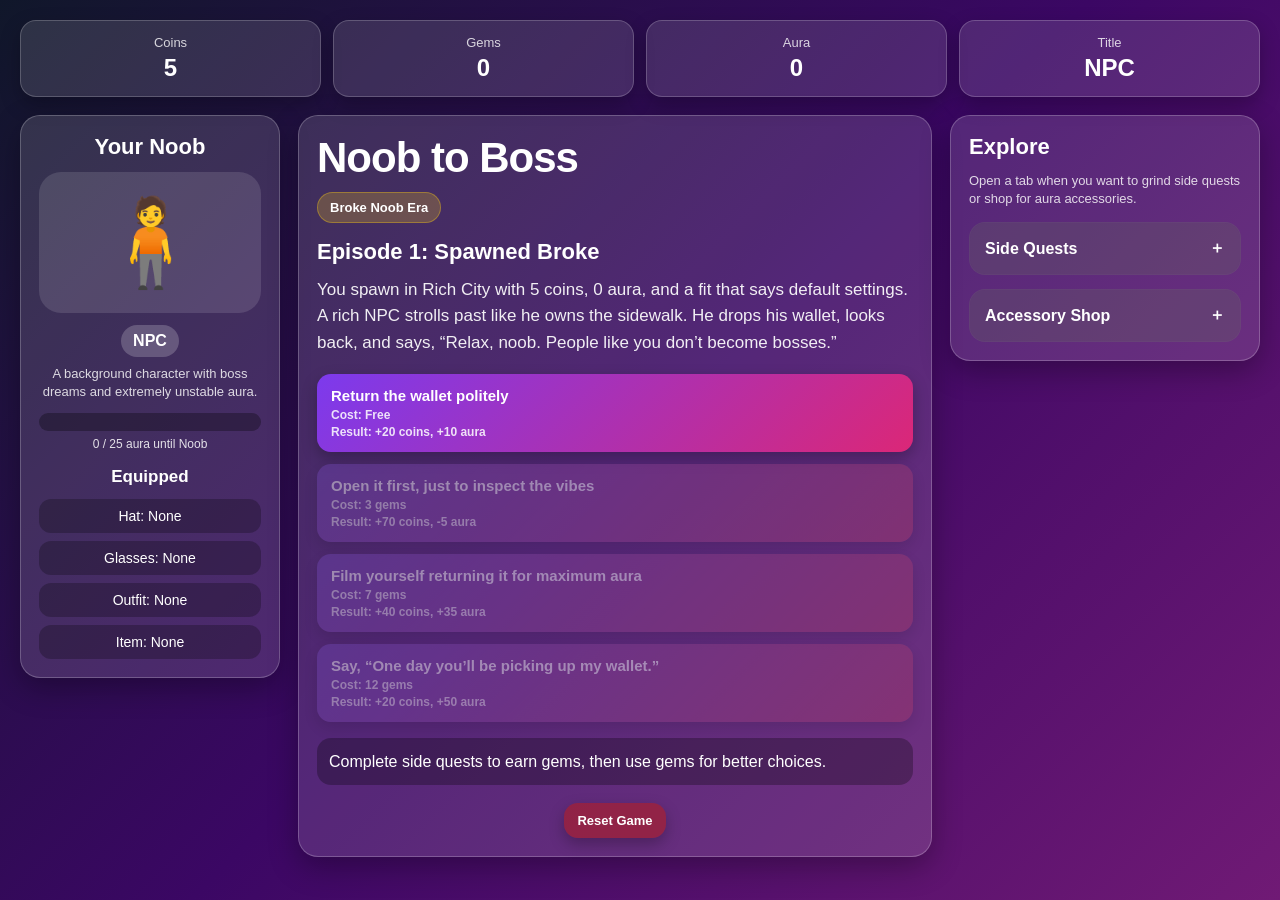
<file: noob-to-boss/index.html>
<!DOCTYPE html>
<html lang="en">
<head>
  <meta charset="UTF-8" />
  <meta name="viewport" content="width=device-width, initial-scale=1.0" />
  <title>Noob to Boss</title>
  <link rel="stylesheet" href="styles.css" />
</head>
<body>
  <div class="game">
    <div class="top-bar">
      <div class="stat-card">
        <div class="stat-label">Coins</div>
        <div class="stat-value" id="coins">0</div>
      </div>
      <div class="stat-card">
        <div class="stat-label">Gems</div>
        <div class="stat-value" id="gems">0</div>
      </div>
      <div class="stat-card">
        <div class="stat-label">Aura</div>
        <div class="stat-value" id="aura">0</div>
      </div>
      <div class="stat-card">
        <div class="stat-label">Title</div>
        <div class="stat-value" id="title">NPC</div>
      </div>
    </div>

    <div class="layout">
      <aside class="panel npc-box">
        <h2>Your Noob</h2>
        <div class="npc-avatar" id="npcAvatar">🧍</div>
        <div class="title-pill" id="npcTitle">NPC</div>
        <p class="small-text">
          A background character with boss dreams and extremely unstable aura.
        </p>

        <div class="progress-wrap">
          <div class="progress-fill" id="auraProgress"></div>
        </div>
        <div class="progress-label" id="auraProgressLabel">0 / 25 aura until Noob</div>

        <h3>Equipped</h3>
        <div class="equipped-list" id="equippedList"></div>
      </aside>

      <main class="panel main-panel">
        <h1 class="game-title">Noob to Boss</h1>

        <div class="season-pill" id="seasonPill">Broke Noob Era</div>

        <h2 class="episode-title" id="episodeTitle">Episode 1: Spawned Broke</h2>
        <p class="episode-text" id="episodeText"></p>

        <div class="choices" id="choices"></div>

        <div class="message" id="message">
          Complete side quests to earn gems, then use gems for better choices.
        </div>

        <div class="footer-actions">
          <button class="reset-btn danger" onclick="resetGame()">Reset Game</button>
        </div>
      </main>

      <aside class="panel explore-panel">
        <h2>Explore</h2>
        <p class="small-text">
          Open a tab when you want to grind side quests or shop for aura accessories.
        </p>

        <div class="accordion-section">
          <button class="accordion-header" onclick="toggleAccordion('questsContent')">
            <span>Side Quests</span>
            <span id="questsContentIcon">＋</span>
          </button>

          <div class="accordion-content" id="questsContent">
            <p class="small-text">Tiny games pretending to be life-changing work experience.</p>

            <div class="quest-list">
              <button class="quest-btn" onclick="startTapGame()">
                <strong>🐶 Pet the Billionaire’s Dog</strong>
                <span>Tap 50 times. Reward: coins, gems, aura.</span>
              </button>

              <button class="quest-btn" onclick="startGridGame()">
                <strong>🧼 Clean the Mansion</strong>
                <span>Clean 10 messy squares. Reward: coins, gems, aura.</span>
              </button>

              <button class="quest-btn" onclick="startMemoryGame()">
                <strong>🔐 Remember the Investor Code</strong>
                <span>Memorize a number. Reward: coins and gems.</span>
              </button>

              <button class="quest-btn" onclick="startSandwichGame()">
                <strong>🥪 Make a VIP Sandwich</strong>
                <span>Press the right ingredients in order. Reward: coins, gems.</span>
              </button>

              <button class="quest-btn" onclick="startCouchGame()">
                <strong>🛋️ Find Money Under the Couch</strong>
                <span>Follow the arrows. Reward: coins and maybe gems.</span>
              </button>

              <button class="quest-btn" onclick="startSmileGame()">
                <strong>🙂 Fake Smile at Networking</strong>
                <span>Smile at the right time. Reward: aura and gems.</span>
              </button>

              <button class="quest-btn" onclick="startMopGame()">
                <strong>🧽 Mop the Mall Floor</strong>
                <span>Click dirty spots before they win. Reward: coins, aura.</span>
              </button>

              <button class="quest-btn" onclick="startPrinterGame()">
                <strong>🖨️ Fix the Broken Printer</strong>
                <span>Press the office buttons in order. Reward: coins, gems, aura.</span>
              </button>
            </div>
          </div>
        </div>

        <div class="accordion-section">
          <button class="accordion-header" onclick="toggleAccordion('shopContent')">
            <span>Accessory Shop</span>
            <span id="shopContentIcon">＋</span>
          </button>

          <div class="accordion-content" id="shopContent">
            <p class="small-text">Buy accessories with coins, then equip them to gain more aura.</p>
            <div class="shop-list" id="shopList"></div>
          </div>
        </div>
      </aside>
    </div>
  </div>

  <div class="modal" id="miniModal">
    <div class="modal-content">
      <h2 id="miniTitle">Mini Game</h2>
      <p class="small-text" id="miniInstructions"></p>
      <div class="mini-area" id="miniArea"></div>
      <div class="mini-row">
        <button class="mini-btn close-btn" onclick="closeMiniGame()">Close</button>
      </div>
    </div>
  </div>

  <script>
    const auraTitles = [
      { aura: 0, title: "NPC" },
      { aura: 25, title: "Noob" },
      { aura: 75, title: "Underground Character" },
      { aura: 100, title: "Sidekick" },
      { aura: 150, title: "Local Legend" },
      { aura: 300, title: "Main Character" },
      { aura: 500, title: "VIP" },
      { aura: 2000, title: "CEO" },
      { aura: 3500, title: "Billionaire" },
      { aura: 5000, title: "Final Boss" }
    ];

    const episodes = [
      {
        season: "Broke Noob Era",
        title: "Episode 1: Spawned Broke",
        text: "You spawn in Rich City with 5 coins, 0 aura, and a fit that says default settings. A rich NPC strolls past like he owns the sidewalk. He drops his wallet, looks back, and says, “Relax, noob. People like you don’t become bosses.”",
        choices: [
          { text: "Return the wallet politely", cost: 0, rewardText: "+20 coins, +10 aura", effect: { coins: 20, aura: 10 }, message: "He barely thanks you. Humbling." },
          { text: "Open it first, just to inspect the vibes", cost: 3, rewardText: "+70 coins, -5 aura", effect: { coins: 70, aura: -5 }, message: "You found money and lost dignity. Balanced economy." },
          { text: "Film yourself returning it for maximum aura", cost: 7, rewardText: "+40 coins, +35 aura", effect: { coins: 40, aura: 35 }, message: "Fake humble. Real aura." },
          { text: "Say, “One day you’ll be picking up my wallet.”", cost: 12, rewardText: "+20 coins, +50 aura", effect: { coins: 20, aura: 50 }, message: "Everyone laughs. The foreshadowing is foreshadowing." }
        ]
      },
      {
        season: "Broke Noob Era",
        title: "Episode 2: Campus Merch Crisis",
        text: "You find a campus merch table. The hoodie costs more than your entire net worth. The cashier asks if you are paying with coins or vibes.",
        choices: [
          { text: "Buy the cheapest sticker and pretend it’s exclusive", cost: 0, rewardText: "-5 coins, +8 aura", effect: { coins: -5, aura: 8 }, message: "The sticker is tiny. Your confidence is huge." },
          { text: "Negotiate like you watched one business podcast", cost: 4, rewardText: "+25 coins, +20 aura", effect: { coins: 25, aura: 20 }, message: "The cashier is confused, but impressed." },
          { text: "Start reselling campus merch as limited drops", cost: 9, rewardText: "+90 coins, +25 aura", effect: { coins: 90, aura: 25 }, message: "You have discovered capitalism and it discovered you back." },
          { text: "Declare yourself CEO of school spirit", cost: 16, rewardText: "+140 coins, +45 aura", effect: { coins: 140, aura: 45 }, message: "No one voted for you. That did not stop you." }
        ]
      },
      {
        season: "Broke Noob Era",
        title: "Episode 3: First Job Disaster",
        text: "You get hired at Burger Block. Your manager says, “Please just be normal.” This is already a problem.",
        choices: [
          { text: "Work your shift normally", cost: 0, rewardText: "+35 coins, +5 aura", effect: { coins: 35, aura: 5 }, message: "You survived one shift without becoming a public incident." },
          { text: "Sell fries as luxury potato sticks", cost: 5, rewardText: "+90 coins, +15 aura", effect: { coins: 90, aura: 15 }, message: "Rich NPCs love paying extra for the same fries in a smaller cup." },
          { text: "Make a sandwich so good it becomes office lore", cost: 10, rewardText: "+130 coins, +25 aura", effect: { coins: 130, aura: 25 }, message: "The sandwich had plot relevance." },
          { text: "Try to buy the restaurant from your manager", cost: 25, rewardText: "+200 coins, +50 aura", effect: { coins: 200, aura: 50 }, message: "You cannot afford it, but your delusion has inspired investors." }
        ]
      },
      {
        season: "Broke Noob Era",
        title: "Episode 4: The ASU Frat Leader Appears",
        text: "A guy in sunglasses indoors blocks your path. His shirt says CEO Mindset. His Venmo history says Dad. His name tag simply says: ASU Frat Leader.",
        choices: [
          { text: "Ask if his dad is hiring", cost: 0, rewardText: "+30 coins, -5 aura", effect: { coins: 30, aura: -5 }, message: "He says maybe. Your aura crawls into a bush." },
          { text: "Copy his confidence but make it weirder", cost: 6, rewardText: "+60 coins, +25 aura", effect: { coins: 60, aura: 25 }, message: "He is unsettled. You are evolving." },
          { text: "Challenge him to a networking duel", cost: 12, rewardText: "+100 coins, +40 aura", effect: { coins: 100, aura: 40 }, message: "You both say nothing useful. Somehow you win." },
          { text: "Tell him his aura is rented", cost: 20, rewardText: "+160 coins, +60 aura", effect: { coins: 160, aura: 60 }, message: "The crowd gasps. His sunglasses fog up." }
        ]
      },
      {
        season: "Broke Noob Era",
        title: "Episode 5: Mansion Invite",
        text: "A VIP invites you to a mansion party, but the guard says your aura is giving guest of a guest of a guest.",
        choices: [
          { text: "Wait outside and act mysterious", cost: 0, rewardText: "+10 aura", effect: { aura: 10 }, message: "People assume you are important because you are standing silently." },
          { text: "Bribe the guard with confidence", cost: 8, rewardText: "+80 coins, +25 aura", effect: { coins: 80, aura: 25 }, message: "The guard does not understand what happened, but you are inside now." },
          { text: "Pretend you own the driveway", cost: 14, rewardText: "+150 coins, +35 aura", effect: { coins: 150, aura: 35 }, message: "A billionaire asks for your business card. You do not have one." },
          { text: "Give a fake TED Talk by the pool", cost: 30, rewardText: "+300 coins, +100 aura", effect: { coins: 300, aura: 100 }, message: "Your speech had no point, but the lighting was incredible." }
        ]
      },
      {
        season: "Glow-Up Era",
        title: "Episode 6: The Outfit Upgrade",
        text: "You finally have money, which means you are now legally required to dress like you have a meeting and a breakdown in the same afternoon.",
        choices: [
          { text: "Buy business casual and call it growth", cost: 4, rewardText: "+30 aura", effect: { aura: 30 }, message: "The blazer is stiff, but so is your new personality." },
          { text: "Buy fake designer and walk fast", cost: 10, rewardText: "+120 coins, +45 aura", effect: { coins: 120, aura: 45 }, message: "If you move quickly, no one can inspect the logo." },
          { text: "Wear sunglasses indoors with purpose", cost: 18, rewardText: "+180 coins, +70 aura", effect: { coins: 180, aura: 70 }, message: "Nobody knows why you did this. That is power." },
          { text: "Hire a mirror to hype you up", cost: 28, rewardText: "+300 coins, +120 aura", effect: { coins: 300, aura: 120 }, message: "The mirror says slay. You believe it." }
        ]
      },
      {
        season: "Glow-Up Era",
        title: "Episode 7: The VIP Brunch Scam",
        text: "A billionaire invites you to brunch and then makes everyone split the bill. The omelet costs more than your childhood.",
        choices: [
          { text: "Pay and pretend it did not hurt", cost: 3, rewardText: "-40 coins, +20 aura", effect: { coins: -40, aura: 20 }, message: "Financially painful. Socially necessary." },
          { text: "Order water and call it intermittent fasting", cost: 7, rewardText: "+40 coins, +35 aura", effect: { coins: 40, aura: 35 }, message: "Minimal spending. Maximum delusion." },
          { text: "Pitch your startup between pancakes", cost: 15, rewardText: "+200 coins, +60 aura", effect: { coins: 200, aura: 60 }, message: "The startup does not exist, but the pitch deck does." },
          { text: "Make the billionaire pay by saying it is mentorship", cost: 25, rewardText: "+350 coins, +100 aura", effect: { coins: 350, aura: 100 }, message: "He respects the hustle. Unfortunately." }
        ]
      },
      {
        season: "Glow-Up Era",
        title: "Episode 8: Fake Friend Appears",
        text: "Someone who ignored you at 0 aura suddenly says, “We should totally collab.” Their smile has loading-screen energy.",
        choices: [
          { text: "Say yes and learn nothing", cost: 0, rewardText: "+20 coins, -10 aura", effect: { coins: 20, aura: -10 }, message: "You got used for exposure. Exposure paid nothing." },
          { text: "Smile politely and keep walking", cost: 5, rewardText: "+50 coins, +25 aura", effect: { coins: 50, aura: 25 }, message: "Boundaries unlocked." },
          { text: "Make them sign a friendship NDA", cost: 12, rewardText: "+120 coins, +50 aura", effect: { coins: 120, aura: 50 }, message: "They cannot legally be fake now." },
          { text: "Turn the fake friendship into a brand deal", cost: 22, rewardText: "+350 coins, +80 aura", effect: { coins: 350, aura: 80 }, message: "Toxic? Maybe. Monetized? Absolutely." }
        ]
      },
      {
        season: "Glow-Up Era",
        title: "Episode 9: The Rival Copies Your Fit",
        text: "ASU Frat Leader shows up wearing your exact outfit and says, “Great minds.” The crowd looks between you two like this is a court case.",
        choices: [
          { text: "Pretend you do not notice", cost: 0, rewardText: "-10 aura", effect: { aura: -10 }, message: "Silence was not mysterious this time. It was just sad." },
          { text: "Say you wore it better yesterday", cost: 6, rewardText: "+70 coins, +35 aura", effect: { coins: 70, aura: 35 }, message: "Clean hit. The crowd respects timestamps." },
          { text: "Call him your unpaid intern", cost: 14, rewardText: "+160 coins, +65 aura", effect: { coins: 160, aura: 65 }, message: "He starts explaining that he is actually a founder." },
          { text: "Rebrand copying as franchising", cost: 26, rewardText: "+450 coins, +100 aura", effect: { coins: 450, aura: 100 }, message: "You accidentally invented licensing." }
        ]
      },
      {
        season: "Glow-Up Era",
        title: "Episode 10: Aura Battle",
        text: "ASU Frat Leader challenges you in front of a crowd. You can play it safe, but playing it safe in front of a crowd is aura damage.",
        choices: [
          { text: "Decline in front of everyone", cost: 0, rewardText: "-10 aura", effect: { aura: -10 }, message: "The crowd says oof in perfect harmony." },
          { text: "Compliment his fit sarcastically", cost: 8, rewardText: "+40 aura", effect: { aura: 40 }, message: "He says thanks before realizing the insult." },
          { text: "Challenge him publicly", cost: 18, rewardText: "50% chance: +150 aura or -80 aura", special: "chance50", success: { aura: 150 }, fail: { aura: -80 }, successMessage: "You win the aura battle. His chain looks dimmer.", failMessage: "You fumbled in 4K. The sidewalk remembers." },
          { text: "Risk everything for +2 title levels", cost: 35, rewardText: "25% chance: +2 aura levels. 75% chance: lose half your aura.", special: "riskTwoLevels", successMessage: "ABSOLUTE CINEMA. You gained two aura levels.", failMessage: "Catastrophic aura crash. The crowd turned into witnesses." }
        ]
      },
      {
        season: "Office Boss Era",
        title: "Episode 11: First Day at the Office",
        text: "You enter an office where everyone says circle back but nobody moves. Your badge says intern, but your walk says hostile takeover.",
        choices: [
          { text: "Ask where the printer is", cost: 0, rewardText: "+25 coins, +5 aura", effect: { coins: 25, aura: 5 }, message: "The office respects practical questions." },
          { text: "Say “let’s sync” with no context", cost: 8, rewardText: "+120 coins, +35 aura", effect: { coins: 120, aura: 35 }, message: "People nod. Nobody knows why." },
          { text: "Add yourself to a meeting you were not invited to", cost: 16, rewardText: "+250 coins, +65 aura", effect: { coins: 250, aura: 65 }, message: "Bold. Confusing. Corporate." },
          { text: "Introduce yourself as future leadership", cost: 28, rewardText: "+500 coins, +120 aura", effect: { coins: 500, aura: 120 }, message: "HR opens a file. Investors open their wallets." }
        ]
      },
      {
        season: "Office Boss Era",
        title: "Episode 12: The Printer Betrayal",
        text: "The printer jams during your most important moment. It smells fear and unpaid internships.",
        choices: [
          { text: "Press random buttons", cost: 0, rewardText: "+20 coins, -5 aura", effect: { coins: 20, aura: -5 }, message: "The printer gets stronger." },
          { text: "Restart it and whisper please", cost: 6, rewardText: "+90 coins, +25 aura", effect: { coins: 90, aura: 25 }, message: "A respectful workplace miracle." },
          { text: "Declare war on office equipment", cost: 14, rewardText: "+200 coins, +45 aura", effect: { coins: 200, aura: 45 }, message: "The copier surrenders immediately." },
          { text: "Outsource printing to your future assistant", cost: 24, rewardText: "+400 coins, +90 aura", effect: { coins: 400, aura: 90 }, message: "You do not have an assistant. Yet." }
        ]
      },
      {
        season: "Office Boss Era",
        title: "Episode 13: Your Employee Wants a Raise",
        text: "You accidentally became someone’s boss. They ask for a raise. This is the first time leadership has had consequences.",
        choices: [
          { text: "Say you will circle back", cost: 0, rewardText: "+30 coins, -10 aura", effect: { coins: 30, aura: -10 }, message: "You have become corporate fog." },
          { text: "Give them a tiny raise and a big title", cost: 8, rewardText: "+80 aura", effect: { aura: 80 }, message: "They are now Senior Executive Vibes Associate." },
          { text: "Offer stock options in a company that barely exists", cost: 18, rewardText: "+350 coins, +70 aura", effect: { coins: 350, aura: 70 }, message: "They ask what the stock is worth. You say potential." },
          { text: "Actually pay them fairly", cost: 30, rewardText: "-200 coins, +180 aura", effect: { coins: -200, aura: 180 }, message: "Shocking ethical behavior. Massive aura gain." }
        ]
      },
      {
        season: "Office Boss Era",
        title: "Episode 14: The Investor Asks What You Do",
        text: "An investor corners you and asks what your company actually does. You have three seconds and one LinkedIn buzzword.",
        choices: [
          { text: "Say “solutions” and hope that is enough", cost: 0, rewardText: "+50 coins, -5 aura", effect: { coins: 50, aura: -5 }, message: "It was not enough, but it was familiar." },
          { text: "Say AI-powered even though it is a sandwich app", cost: 10, rewardText: "+250 coins, +60 aura", effect: { coins: 250, aura: 60 }, message: "The investor’s eyes light up. Too easy." },
          { text: "Pitch a platform for platforms", cost: 20, rewardText: "+500 coins, +100 aura", effect: { coins: 500, aura: 100 }, message: "Meaningless. Fundable." },
          { text: "Admit you are still figuring it out", cost: 35, rewardText: "+700 coins, +160 aura", effect: { coins: 700, aura: 160 }, message: "Authenticity? In this economy? Revolutionary." }
        ]
      },
      {
        season: "Office Boss Era",
        title: "Episode 15: LinkedIn Premium Moment",
        text: "LinkedIn offers you Premium. It feels less like a subscription and more like a personality change.",
        choices: [
          { text: "Ignore it and stay mysterious", cost: 0, rewardText: "+20 aura", effect: { aura: 20 }, message: "Sometimes not posting is the strongest post." },
          { text: "Accept the free trial and become unbearable", cost: 8, rewardText: "+200 coins, +55 aura", effect: { coins: 200, aura: 55 }, message: "You start saying humbled under posts about yourself." },
          { text: "Post a fake founder journey", cost: 18, rewardText: "+500 coins, +110 aura", effect: { coins: 500, aura: 110 }, message: "It begins with 'I was once just a noob...'" },
          { text: "Network so hard the app sends a warning", cost: 32, rewardText: "+900 coins, +180 aura", effect: { coins: 900, aura: 180 }, message: "The algorithm fears you." }
        ]
      },
      {
        season: "Rich Menace Era",
        title: "Episode 16: The Rented Sports Car Incident",
        text: "You rent a sports car for one hour and immediately call it yours. Unfortunately, the real owner also exists.",
        choices: [
          { text: "Say it is a test drive", cost: 0, rewardText: "+80 coins, -20 aura", effect: { coins: 80, aura: -20 }, message: "Nobody believes you. Not even the car." },
          { text: "Pose fast before anyone asks questions", cost: 10, rewardText: "+350 coins, +70 aura", effect: { coins: 350, aura: 70 }, message: "The photos hit. The truth does not." },
          { text: "Convince the owner it is exposure", cost: 22, rewardText: "+700 coins, +140 aura", effect: { coins: 700, aura: 140 }, message: "The owner hates that it worked." },
          { text: "Buy a cheaper car and call it rare", cost: 40, rewardText: "+1100 coins, +220 aura", effect: { coins: 1100, aura: 220 }, message: "Scarcity is just confidence with a price tag." }
        ]
      },
      {
        season: "Rich Menace Era",
        title: "Episode 17: Accidental Billboard Purchase",
        text: "You click one suspicious ad and accidentally buy a billboard that says TRUST ME BRO in giant letters.",
        choices: [
          { text: "Panic and pretend it was marketing", cost: 0, rewardText: "-100 coins, +25 aura", effect: { coins: -100, aura: 25 }, message: "The campaign has no product, but strong font." },
          { text: "Put your face on it", cost: 12, rewardText: "+500 coins, +90 aura", effect: { coins: 500, aura: 90 }, message: "People are concerned. Also curious." },
          { text: "Sell ad space to ASU Frat Leader", cost: 24, rewardText: "+1000 coins, +140 aura", effect: { coins: 1000, aura: 140 }, message: "He pays in crypto and vibes. Mostly vibes." },
          { text: "Turn it into a motivational brand", cost: 42, rewardText: "+1600 coins, +260 aura", effect: { coins: 1600, aura: 260 }, message: "Trust Me Bro becomes a movement. Society is cooked." }
        ]
      },
      {
        season: "Rich Menace Era",
        title: "Episode 18: Avoiding Taxes Poorly",
        text: "A tax form appears. You stare at it like it is a final boss with punctuation.",
        choices: [
          { text: "Hide it under a couch cushion", cost: 0, rewardText: "-50 coins, -20 aura", effect: { coins: -50, aura: -20 }, message: "The IRS has better eyesight than expected." },
          { text: "Ask a tax lawyer what a deduction is", cost: 14, rewardText: "-120 coins, +120 aura", effect: { coins: -120, aura: 120 }, message: "Professional help. Rare mature moment." },
          { text: "Call your private jet a business pencil", cost: 28, rewardText: "+800 coins, +120 aura", effect: { coins: 800, aura: 120 }, message: "The accountant goes silent. Not good silent." },
          { text: "Create a charity called Save the Noobs", cost: 50, rewardText: "+1500 coins, +300 aura", effect: { coins: 1500, aura: 300 }, message: "It is suspiciously effective and mildly wholesome." }
        ]
      },
      {
        season: "Rich Menace Era",
        title: "Episode 19: The Mysterious CEO Deal",
        text: "A mysterious CEO offers you a deal in a room with no windows and too many leather chairs.",
        choices: [
          { text: "Say you need to think and then do not think", cost: 0, rewardText: "+90 coins, +10 aura", effect: { coins: 90, aura: 10 }, message: "Avoidance has entered the chat." },
          { text: "Ask what the company actually does", cost: 16, rewardText: "+500 coins, +100 aura", effect: { coins: 500, aura: 100 }, message: "He dodges the question. You respect the form." },
          { text: "Counteroffer with nonsense numbers", cost: 32, rewardText: "+1300 coins, +220 aura", effect: { coins: 1300, aura: 220 }, message: "He accepts. That should worry you." },
          { text: "Buy him out using pure confidence", cost: 60, rewardText: "+2500 coins, +400 aura", effect: { coins: 2500, aura: 400 }, message: "The lawyers are crying. You are legally taller now." }
        ]
      },
      {
        season: "Rich Menace Era",
        title: "Episode 20: Buying an Island You Cannot Spell",
        text: "You buy a private island because someone said diversification. You cannot pronounce the island’s name. You own it anyway.",
        choices: [
          { text: "Call it Noob Island", cost: 0, rewardText: "+120 aura", effect: { aura: 120 }, message: "Simple. Iconic. Slightly colonial-coded, but we move." },
          { text: "Build an infinity pool before plumbing", cost: 20, rewardText: "+900 coins, +180 aura", effect: { coins: 900, aura: 180 }, message: "The pool has more aura than infrastructure." },
          { text: "Hire a bodyguard to protect your snacks", cost: 40, rewardText: "+1800 coins, +320 aura", effect: { coins: 1800, aura: 320 }, message: "Security has priorities." },
          { text: "Invite every noob except ASU Frat Leader", cost: 70, rewardText: "+3000 coins, +500 aura", effect: { coins: 3000, aura: 500 }, message: "He watches from a yacht rental. Devastating." }
        ]
      },
      {
        season: "Famous Final Boss Era",
        title: "Episode 21: Paparazzi Panic",
        text: "You are famous now. Paparazzi appear from behind a decorative plant. One asks if you remember being broke.",
        choices: [
          { text: "Say no comment and walk into a door", cost: 0, rewardText: "-25 aura", effect: { aura: -25 }, message: "The door wins the interview." },
          { text: "Use sunglasses as emotional armor", cost: 18, rewardText: "+600 coins, +140 aura", effect: { coins: 600, aura: 140 }, message: "Nobody can see your fear. Luxury." },
          { text: "Stage a dramatic slow-motion exit", cost: 36, rewardText: "+1400 coins, +260 aura", effect: { coins: 1400, aura: 260 }, message: "The wind machine was unnecessary. Perfect." },
          { text: "Hire paparazzi to photograph your paparazzi", cost: 65, rewardText: "+2800 coins, +450 aura", effect: { coins: 2800, aura: 450 }, message: "Media recursion unlocked." }
        ]
      },
      {
        season: "Famous Final Boss Era",
        title: "Episode 22: Crazy Fan Encounter",
        text: "A fan runs up screaming your old username. You forgot your humble era had witnesses.",
        choices: [
          { text: "Pretend your assistant handles memories", cost: 0, rewardText: "+100 coins, -15 aura", effect: { coins: 100, aura: -15 }, message: "Your assistant is a calendar app." },
          { text: "Take a selfie and look approachable", cost: 16, rewardText: "+700 coins, +120 aura", effect: { coins: 700, aura: 120 }, message: "Relatable, but in a controlled way." },
          { text: "Give them a scholarship to Noob Island", cost: 38, rewardText: "-500 coins, +400 aura", effect: { coins: -500, aura: 400 }, message: "Unexpectedly wholesome. The crowd short-circuits." },
          { text: "Turn the fan encounter into a documentary", cost: 70, rewardText: "+3200 coins, +500 aura", effect: { coins: 3200, aura: 500 }, message: "It wins an award no one can explain." }
        ]
      },
      {
        season: "Famous Final Boss Era",
        title: "Episode 23: Public Apology Video",
        text: "You are trending for calling your island a productivity ecosystem. Your team says you need an apology video immediately.",
        choices: [
          { text: "Post a notes-app apology", cost: 0, rewardText: "-100 aura", effect: { aura: -100 }, message: "The font was not enough." },
          { text: "Sigh deeply before speaking", cost: 20, rewardText: "+500 coins, +150 aura", effect: { coins: 500, aura: 150 }, message: "The sigh carried the apology." },
          { text: "Cry one tasteful billionaire tear", cost: 45, rewardText: "+1800 coins, +350 aura", effect: { coins: 1800, aura: 350 }, message: "The tear had production value." },
          { text: "Announce a rebrand instead of apologizing", cost: 85, rewardText: "+4500 coins, +650 aura", effect: { coins: 4500, aura: 650 }, message: "Crisis? No. Brand refresh." }
        ]
      },
      {
        season: "Famous Final Boss Era",
        title: "Episode 24: Final Boss Choice",
        text: "You stand above Rich City. ASU Frat Leader asks if you are happy. You look at your coins, gems, aura, and suspiciously empty soul.",
        choices: [
          { text: "Say happiness is not scalable", cost: 0, rewardText: "+100 aura", effect: { aura: 100 }, message: "That sounded deep enough to sell." },
          { text: "Give every noob a starter wallet", cost: 35, rewardText: "-1000 coins, +700 aura", effect: { coins: -1000, aura: 700 }, message: "For one second, you almost break the cycle." },
          { text: "Buy the sidewalk where you spawned", cost: 75, rewardText: "+2500 coins, +600 aura", effect: { coins: 2500, aura: 600 }, message: "You now own trauma real estate." },
          { text: "Declare yourself the final boss", cost: 100, rewardText: "+5000 coins, +1000 aura", effect: { coins: 5000, aura: 1000 }, message: "The skybox flickers. The game understands." }
        ]
      },
      {
        season: "Famous Final Boss Era",
        title: "Episode 25: The Wallet Loop",
        text: "You step out of your private car in Rich City. The street looks familiar. Too familiar. A broke NPC bumps into you, holding 5 coins and absolutely no aura. Your golden wallet slips from your pocket and lands at their feet. For a second, you see yourself.",
        choices: [
          { text: "Say, “Relax, noob. People like you don’t become bosses.”", cost: 0, rewardText: "Game Over", effect: {}, final: true, message: "Game Over: You became what you hated most." },
          { text: "Pick up the wallet yourself, but still say it", cost: 0, rewardText: "Game Over", effect: {}, final: true, message: "Game Over: The wallet was never the problem. The aura was." },
          { text: "Let them keep it and walk away", cost: 0, rewardText: "Game Over", effect: { aura: 250 }, final: true, message: "Game Over: You almost changed. Almost." },
          { text: "Drop a second wallet for dramatic effect", cost: 0, rewardText: "Game Over", effect: { aura: 500 }, final: true, message: "Game Over: Final Boss behavior. NPC soul." }
        ]
      }
    ];

    const accessories = [
      { id: "lanyard", name: "🎫 Student ID Lanyard", category: "item", price: 20, auraBoost: 2, description: "Early-game campus credibility." },
      { id: "tote", name: "🛍️ Free Orientation Tote", category: "item", price: 35, auraBoost: 4, description: "Contains one pen and unlimited false hope." },
      { id: "slides", name: "🩴 Dining Hall Slides", category: "outfit", price: 50, auraBoost: 5, description: "Comfortable. Not respectable." },
      { id: "cap", name: "🧢 Campus Cap", category: "hat", price: 70, auraBoost: 7, description: "Makes you look involved." },
      { id: "hoodie", name: "🎓 Campus Hoodie", category: "outfit", price: 120, auraBoost: 12, description: "The official uniform of pretending you have plans." },

      { id: "sunglasses", name: "🕶️ Tiny Sunglasses", category: "glasses", price: 180, auraBoost: 18, description: "Instant unnecessary confidence." },
      { id: "vipBand", name: "🎟️ VIP Wristband", category: "item", price: 260, auraBoost: 25, description: "May or may not be from last year." },
      { id: "blueLight", name: "🤓 Blue Light Glasses", category: "glasses", price: 350, auraBoost: 35, description: "Productivity cosplay." },
      { id: "fakeWatch", name: "⌚ I Know a Guy Watch", category: "item", price: 550, auraBoost: 50, description: "The second hand ticks nervously." },
      { id: "designer", name: "🧥 Fake Designer Fit", category: "outfit", price: 750, auraBoost: 70, description: "Legally distinct luxury." },

      { id: "linkedin", name: "💼 LinkedIn Premium Badge", category: "item", price: 1000, auraBoost: 90, description: "Humbled to announce unbearable posting." },
      { id: "blazer", name: "🧥 Business Casual Blazer", category: "outfit", price: 1300, auraBoost: 115, description: "Adds meeting-room posture." },
      { id: "conference", name: "🏷️ Conference Lanyard", category: "item", price: 1700, auraBoost: 140, description: "Proof you once stood near a panel." },
      { id: "mug", name: "☕ Circle Back Mug", category: "item", price: 2200, auraBoost: 175, description: "Contains coffee and vague promises." },
      { id: "investorGlasses", name: "👓 Investor Glasses", category: "glasses", price: 2800, auraBoost: 210, description: "You look like you understand charts." },

      { id: "fakeRolex", name: "⌚ Fake Rolex", category: "item", price: 3600, auraBoost: 260, description: "Shines brightest in bad lighting." },
      { id: "rolex", name: "💎 Real-ish Rolex", category: "item", price: 5000, auraBoost: 350, description: "Real enough for people not to ask." },
      { id: "chanel", name: "👜 Chanel Bag", category: "item", price: 7000, auraBoost: 480, description: "Carries lip gloss and generational pressure." },
      { id: "birkin", name: "👜 Birkin of Doom", category: "item", price: 9500, auraBoost: 650, description: "The bag has more aura than most cities." },
      { id: "suit", name: "🤵 Billionaire Suit", category: "outfit", price: 12000, auraBoost: 800, description: "Makes every hallway feel like an acquisition." },

      { id: "bodyguard", name: "🛡️ Bodyguard", category: "hat", price: 16000, auraBoost: 1000, description: "Technically not a hat, but he stands behind you." },
      { id: "sportsCarKey", name: "🏎️ Sports Car Key", category: "item", price: 22000, auraBoost: 1300, description: "You do not need to own the car if the key is loud enough." },
      { id: "pool", name: "🏊 Infinity Pool", category: "glasses", price: 30000, auraBoost: 1700, description: "Not wearable. Still equipped emotionally." },
      { id: "jet", name: "✈️ Private Jet Boarding Pass", category: "item", price: 42000, auraBoost: 2200, description: "The final form of cutting the line." },
      { id: "island", name: "🏝️ Private Island", category: "outfit", price: 60000, auraBoost: 3000, description: "You are now dressed as land ownership." }
    ];

    let game = {
      coins: 5,
      gems: 0,
      baseAura: 0,
      episodeIndex: 0,
      complete: false,
      owned: [],
      equipped: {
        hat: null,
        glasses: null,
        outfit: null,
        item: null
      }
    };

    let tapTimer = null;
    let smileTimer = null;

    function saveGame() {
      localStorage.setItem("noobToBossSaveV2", JSON.stringify(game));
    }

    function loadGame() {
      const saved = localStorage.getItem("noobToBossSaveV2");
      if (saved) game = JSON.parse(saved);
      render();
    }

    function getEquippedAura() {
      let total = 0;
      Object.values(game.equipped).forEach(id => {
        const item = accessories.find(a => a.id === id);
        if (item) total += item.auraBoost;
      });
      return total;
    }

    function getChoiceCost(choice) {
      if (game.episodeIndex === 0) {
        return choice.cost;
      }

      if (choice.final) {
       return choice.cost;
      }

      let minimumCost = 1;

      if (game.episodeIndex >= 5) minimumCost = 2;   // Glow-Up Era
      if (game.episodeIndex >= 10) minimumCost = 4;  // Office Boss Era
      if (game.episodeIndex >= 15) minimumCost = 7;  // Rich Menace Era
      if (game.episodeIndex >= 20) minimumCost = 10; // Famous Final Boss Era

      return Math.max(minimumCost, choice.cost);
    }

    function getTotalAura() {
      return Math.max(0, game.baseAura + getEquippedAura());
    }

    function getCurrentTitle() {
      const totalAura = getTotalAura();
      let current = auraTitles[0];
      auraTitles.forEach(t => {
        if (totalAura >= t.aura) current = t;
      });
      return current.title;
    }

    function getNextTitle() {
      return auraTitles.find(t => t.aura > getTotalAura()) || null;
    }

    function addStats(effect) {
      game.coins += effect.coins || 0;
      game.gems += effect.gems || 0;
      game.baseAura += effect.aura || 0;

      if (game.coins < 0) game.coins = 0;
      if (game.gems < 0) game.gems = 0;
      if (game.baseAura < 0) game.baseAura = 0;

      saveGame();
      render();
    }

    function render() {
      const totalAura = getTotalAura();
      const currentTitle = getCurrentTitle();
      const nextTitle = getNextTitle();

      document.getElementById("coins").textContent = game.coins;
      document.getElementById("gems").textContent = game.gems;
      document.getElementById("aura").textContent = totalAura;
      document.getElementById("title").textContent = currentTitle;
      document.getElementById("npcTitle").textContent = currentTitle;

      if (nextTitle) {
        const previous = [...auraTitles].reverse().find(t => totalAura >= t.aura);
        const start = previous ? previous.aura : 0;
        const progress = ((totalAura - start) / (nextTitle.aura - start)) * 100;
        document.getElementById("auraProgress").style.width = `${Math.min(progress, 100)}%`;
        document.getElementById("auraProgressLabel").textContent =
          `${totalAura} / ${nextTitle.aura} aura until ${nextTitle.title}`;
      } else {
        document.getElementById("auraProgress").style.width = "100%";
        document.getElementById("auraProgressLabel").textContent = `${totalAura} aura — maximum title reached`;
      }

      renderAvatar();
      renderEpisode();
      renderEquipped();
      renderShop();
    }

    function renderAvatar() {
      const totalAura = getTotalAura();
      let avatar = "🧍";
      if (totalAura >= 5000) avatar = "👑";
      else if (totalAura >= 3500) avatar = "🤑";
      else if (totalAura >= 2000) avatar = "🤵";
      else if (totalAura >= 500) avatar = "😎";
      else if (totalAura >= 300) avatar = "✨";
      else if (totalAura >= 150) avatar = "🌟";
      else if (totalAura >= 100) avatar = "🧑‍🤝‍🧑";
      else if (totalAura >= 75) avatar = "🕴️";
      else if (totalAura >= 25) avatar = "🙂";
      document.getElementById("npcAvatar").textContent = avatar;
    }

    function renderEpisode() {
      const choicesBox = document.getElementById("choices");
      choicesBox.innerHTML = "";

      if (game.complete) {
        document.getElementById("seasonPill").textContent = "Game Over";
        document.getElementById("episodeTitle").textContent = "Game Over: You Became What You Hated Most";
        document.getElementById("episodeText").textContent =
          "Final Title: Boss. Real Title: Still NPC.";
        choicesBox.innerHTML = `<div class="end-card">Reset the game to try the journey again.</div>`;
        return;
      }

      const episode = episodes[game.episodeIndex];
      document.getElementById("seasonPill").textContent = episode.season;
      document.getElementById("episodeTitle").textContent = episode.title;
      document.getElementById("episodeText").textContent = episode.text;

      episode.choices.forEach(choice => {
        const button = document.createElement("button");
        const actualCost = getChoiceCost(choice);

        button.className = "choice-btn";
        button.disabled = game.gems < actualCost;

        button.innerHTML = `
          <div class="choice-main">${choice.text}</div>
          <div class="choice-cost">Cost: ${actualCost === 0 ? "Free" : actualCost + " gems"}</div>
          <div class="choice-reward">Result: ${choice.rewardText}</div>
        `;

        button.onclick = () => chooseOption(choice);
        choicesBox.appendChild(button);
      });
    }

    function chooseOption(choice) {
      const actualCost = getChoiceCost(choice);

      if (game.gems < actualCost) {
        setMessage("Not enough gems. Go grind side quests.");
        return;
      }

  game.gems -= actualCost;

      if (choice.special === "chance50") {
        if (Math.random() < 0.5) {
          addRawStats(choice.success);
          setMessage(choice.successMessage);
        } else {
          addRawStats(choice.fail);
          setMessage(choice.failMessage);
        }
      } else if (choice.special === "riskTwoLevels") {
        if (Math.random() < 0.25) {
          jumpTwoAuraLevels();
          setMessage(choice.successMessage);
        } else {
          game.baseAura = Math.floor(game.baseAura / 2);
          setMessage(choice.failMessage);
        }
      } else {
        addRawStats(choice.effect || {});
        setMessage(choice.message);
      }

      if (choice.final) {
        game.complete = true;
      } else {
        game.episodeIndex++;
        if (game.episodeIndex >= episodes.length) game.complete = true;
      }

      saveGame();
      render();
    }

    function addRawStats(effect) {
      game.coins += effect.coins || 0;
      game.gems += effect.gems || 0;
      game.baseAura += effect.aura || 0;
      if (game.coins < 0) game.coins = 0;
      if (game.gems < 0) game.gems = 0;
      if (game.baseAura < 0) game.baseAura = 0;
    }

    function jumpTwoAuraLevels() {
      const totalAura = getTotalAura();
      const currentIndex = auraTitles.findLastIndex(t => totalAura >= t.aura);
      const targetIndex = Math.min(currentIndex + 2, auraTitles.length - 1);
      const targetAura = auraTitles[targetIndex].aura;
      const neededBaseAura = targetAura - getEquippedAura();
      if (game.baseAura < neededBaseAura) game.baseAura = neededBaseAura;
    }

    function renderEquipped() {
      const box = document.getElementById("equippedList");
      box.innerHTML = "";
      ["hat", "glasses", "outfit", "item"].forEach(category => {
        const item = accessories.find(a => a.id === game.equipped[category]);
        const div = document.createElement("div");
        div.className = "equipped-item";
        div.textContent = item
          ? `${capitalize(category)}: ${item.name} (+${item.auraBoost} aura)`
          : `${capitalize(category)}: None`;
        box.appendChild(div);
      });
    }

    function renderShop() {
      const shop = document.getElementById("shopList");
      shop.innerHTML = "";

      accessories.forEach(item => {
        const owned = game.owned.includes(item.id);
        const equipped = game.equipped[item.category] === item.id;

        const card = document.createElement("div");
        card.className = "shop-card";
        card.innerHTML = `
          <div class="shop-card-top">
            <span>${item.name}</span>
            <span>+${item.auraBoost}</span>
          </div>
          <p>${item.description}</p>
          <p><strong>${capitalize(item.category)}</strong> | ${item.price} coins</p>
          <div class="shop-actions">
            <button class="shop-btn" ${owned || game.coins < item.price ? "disabled" : ""}>${owned ? "Owned" : "Buy"}</button>
            <button class="shop-btn" ${!owned || equipped ? "disabled" : ""}>${equipped ? "Equipped" : "Equip"}</button>
          </div>
        `;

        const buttons = card.querySelectorAll("button");
        buttons[0].onclick = () => buyItem(item.id);
        buttons[1].onclick = () => equipItem(item.id);
        shop.appendChild(card);
      });
    }

    function buyItem(id) {
      const item = accessories.find(a => a.id === id);
      if (!item || game.coins < item.price || game.owned.includes(id)) return;
      game.coins -= item.price;
      game.owned.push(id);
      setMessage(`Bought ${item.name}. Equip it for aura.`);
      saveGame();
      render();
    }

    function equipItem(id) {
      const item = accessories.find(a => a.id === id);
      if (!item || !game.owned.includes(id)) return;
      game.equipped[item.category] = id;
      setMessage(`Equipped ${item.name}. Aura inflation begins.`);
      saveGame();
      render();
    }

    function toggleAccordion(contentId) {
      const content = document.getElementById(contentId);
      const icon = document.getElementById(contentId + "Icon");
      content.classList.toggle("open");
      icon.textContent = content.classList.contains("open") ? "－" : "＋";
    }

    function openMiniGame(title, instructions) {
      clearInterval(tapTimer);
      clearInterval(smileTimer);
      document.getElementById("miniTitle").textContent = title;
      document.getElementById("miniInstructions").textContent = instructions;
      document.getElementById("miniArea").innerHTML = "";
      document.getElementById("miniModal").classList.add("show");
    }

    function closeMiniGame() {
      clearInterval(tapTimer);
      clearInterval(smileTimer);
      document.getElementById("miniModal").classList.remove("show");
    }

    function miniSuccess(message, reward) {
      addStats(reward);
      document.getElementById("miniArea").innerHTML = `
        <h3>Success!</h3>
        <p>${message}</p>
        <p class="reward-text"><strong>Reward:</strong> ${formatReward(reward)}</p>
      `;
      setMessage(message + " Reward: " + formatReward(reward));
    }

    function miniFail(message, reward) {
      addStats(reward);
      document.getElementById("miniArea").innerHTML = `
        <h3>Failed, but employed spiritually.</h3>
        <p>${message}</p>
        <p class="reward-text"><strong>Consolation:</strong> ${formatReward(reward)}</p>
      `;
      setMessage(message + " Reward: " + formatReward(reward));
    }

    function startTapGame() {
      let tapCount = 0;
      let timeLeft = 30;

      openMiniGame("🐶 Pet the Billionaire’s Dog", "Tap 50 times before the timer ends. This is somehow networking.");

      const area = document.getElementById("miniArea");
      area.innerHTML = `
        <p><strong>Time:</strong> <span id="tapTime">30</span>s</p>
        <p><strong>Taps:</strong> <span id="tapCount">0</span>/50</p>
        <button class="tap-button" id="tapButton">TAP</button>
      `;

      document.getElementById("tapButton").onclick = () => {
        tapCount++;
        document.getElementById("tapCount").textContent = tapCount;
        if (tapCount >= 50) {
          clearInterval(tapTimer);
          miniSuccess("The dog accepts you as rich-adjacent.", { coins: 35, gems: 3, aura: 15 });
        }
      };

      tapTimer = setInterval(() => {
        timeLeft--;
        document.getElementById("tapTime").textContent = timeLeft;
        if (timeLeft <= 0) {
          clearInterval(tapTimer);
          if (tapCount >= 50) miniSuccess("The dog accepts you as rich-adjacent.", { coins: 35, gems: 3, aura: 15 });
          else miniFail("The dog judged your work ethic.", { coins: 10 });
        }
      }, 1000);
    }

    function startGridGame() {
      openMiniGame("🧼 Clean the Mansion", "Click all 10 messy squares. Luxury property management arc.");
      makeClickSquaresGame(10, "messLeft", { coins: 45, gems: 3, aura: 12 }, "The mansion is clean. The rich people are suspiciously impressed.");
    }

    function startMopGame() {
      openMiniGame("🧽 Mop the Mall Floor", "Click 12 dirty spots. Mall aura is still aura.");
      makeClickSquaresGame(12, "messLeft", { coins: 65, gems: 2, aura: 18 }, "The mall floor sparkles. So does your broke-era character development.");
    }

    function makeClickSquaresGame(count, counterId, reward, successMessage) {
      const area = document.getElementById("miniArea");
      let left = count;
      area.innerHTML = `
        <p><strong>Dirty spots left:</strong> <span id="${counterId}">${count}</span></p>
        <div class="grid-game" id="gridGame"></div>
      `;

      const grid = document.getElementById("gridGame");
      for (let i = 0; i < count; i++) {
        const square = document.createElement("button");
        square.className = "square";
        square.textContent = "🟫";
        square.onclick = () => {
          if (square.classList.contains("clean")) return;
          square.classList.add("clean");
          square.textContent = "✨";
          left--;
          document.getElementById(counterId).textContent = left;
          if (left === 0) miniSuccess(successMessage, reward);
        };
        grid.appendChild(square);
      }
    }

    function startMemoryGame() {
      const code = Math.floor(1000 + Math.random() * 9000).toString();
      openMiniGame("🔐 Remember the Investor Code", "Memorize the code before it disappears.");

      const area = document.getElementById("miniArea");
      area.innerHTML = `<p>Memorize this code:</p><div class="memory-number">${code}</div>`;

      setTimeout(() => {
        area.innerHTML = `
          <p>Type the code:</p>
          <input class="input" id="memoryInput" maxlength="4" placeholder="Enter code" />
          <div class="mini-row">
            <button class="mini-btn" id="submitMemory">Submit Code</button>
          </div>
        `;
        document.getElementById("memoryInput").focus();
        document.getElementById("submitMemory").onclick = () => {
          const guess = document.getElementById("memoryInput").value;
          if (guess === code) miniSuccess("Correct. The investor thinks you are detail-oriented.", { coins: 55, gems: 5, aura: 8 });
          else miniFail(`Wrong code. It was ${code}.`, { coins: 8 });
        };
      }, 3000);
    }

    function startSandwichGame() {
      const ingredients = ["bread", "cheese", "tomato", "lettuce", "turkey"];
      const order = ["bread", ingredients[Math.floor(Math.random() * 4) + 1], ingredients[Math.floor(Math.random() * 4) + 1], "bread"];
      let step = 0;

      openMiniGame("🥪 Make a VIP Sandwich", "Click the ingredients in the correct order.");
      const area = document.getElementById("miniArea");
      area.innerHTML = `
        <p><strong>Order:</strong> ${order.join(" → ")}</p>
        <p><strong>Progress:</strong> <span id="sandwichProgress">0</span>/${order.length}</p>
        <div class="option-grid" id="ingredientGrid"></div>
      `;

      const grid = document.getElementById("ingredientGrid");
      ingredients.forEach(ingredient => {
        const btn = document.createElement("button");
        btn.className = "mini-choice";
        btn.textContent = ingredient;
        btn.onclick = () => {
          if (ingredient === order[step]) {
            step++;
            document.getElementById("sandwichProgress").textContent = step;
            if (step === order.length) miniSuccess("Sandwich complete. Gordon Ramsay has been real quiet.", { coins: 70, gems: 4, aura: 10 });
          } else {
            miniFail("Wrong ingredient. The VIP tasted confusion.", { coins: 12 });
          }
        };
        grid.appendChild(btn);
      });
    }

    function startCouchGame() {
      const arrows = ["left", "right", "up", "down"];
      const symbols = { left: "⬅️", right: "➡️", up: "⬆️", down: "⬇️" };
      const sequence = Array.from({ length: 5 }, () => arrows[Math.floor(Math.random() * arrows.length)]);
      let step = 0;

      openMiniGame("🛋️ Find Money Under the Couch", "Press the arrows in the right order.");
      const area = document.getElementById("miniArea");
      area.innerHTML = `
        <p><strong>Sequence:</strong> ${sequence.map(a => symbols[a]).join(" ")}</p>
        <p><strong>Progress:</strong> <span id="couchProgress">0</span>/${sequence.length}</p>
        <div class="option-grid" id="arrowGrid"></div>
      `;

      const grid = document.getElementById("arrowGrid");
      arrows.forEach(arrow => {
        const btn = document.createElement("button");
        btn.className = "mini-choice";
        btn.textContent = symbols[arrow];
        btn.onclick = () => {
          if (arrow === sequence[step]) {
            step++;
            document.getElementById("couchProgress").textContent = step;
            if (step === sequence.length) miniSuccess("You found couch money. Poverty speedrun interrupted.", { coins: 85, gems: 2, aura: 5 });
          } else {
            miniFail("Wrong direction. You found crumbs and emotional damage.", { coins: 10 });
          }
        };
        grid.appendChild(btn);
      });
    }

    function startSmileGame() {
      const good = ["🙂", "😎"];
      const bad = ["😐", "😡", "🤨"];
      let score = 0;
      let mistakes = 0;
      let current = "🙂";

      openMiniGame("🙂 Fake Smile at Networking", "Click Smile only when the face is friendly. Do not smile at bad vibes.");
      const area = document.getElementById("miniArea");
      area.innerHTML = `
        <div class="big-emoji" id="smileEmoji">🙂</div>
        <p><strong>Good smiles:</strong> <span id="smileScore">0</span>/5</p>
        <p><strong>Mistakes:</strong> <span id="smileMistakes">0</span>/3</p>
        <button class="mini-btn center-btn" id="smileButton">Smile</button>
      `;

      function changeFace() {
        const pool = Math.random() < 0.45 ? good : bad;
        current = pool[Math.floor(Math.random() * pool.length)];
        document.getElementById("smileEmoji").textContent = current;
      }

      document.getElementById("smileButton").onclick = () => {
        if (good.includes(current)) {
          score++;
          document.getElementById("smileScore").textContent = score;
          if (score >= 5) {
            clearInterval(smileTimer);
            miniSuccess("Networking survived. Your jaw hurts but your aura rose.", { coins: 60, gems: 4, aura: 25 });
          }
        } else {
          mistakes++;
          document.getElementById("smileMistakes").textContent = mistakes;
          if (mistakes >= 3) {
            clearInterval(smileTimer);
            miniFail("You smiled at a crypto pitch. Rookie mistake.", { coins: 10 });
          }
        }
        changeFace();
      };

      smileTimer = setInterval(changeFace, 900);
    }

    function startPrinterGame() {
      const sequence = ["Jam", "Ink", "Restart", "Pray"];
      let step = 0;

      openMiniGame("🖨️ Fix the Broken Printer", "Press the office buttons in order: Jam → Ink → Restart → Pray.");
      const area = document.getElementById("miniArea");
      area.innerHTML = `
        <p><strong>Progress:</strong> <span id="printerProgress">0</span>/4</p>
        <div class="option-grid" id="printerGrid"></div>
      `;

      const grid = document.getElementById("printerGrid");
      sequence.sort(() => Math.random() - 0.5).forEach(word => {
        const btn = document.createElement("button");
        btn.className = "mini-choice";
        btn.textContent = word;
        btn.onclick = () => {
          const correct = ["Jam", "Ink", "Restart", "Pray"];
          if (word === correct[step]) {
            step++;
            document.getElementById("printerProgress").textContent = step;
            if (step === correct.length) miniSuccess("Printer defeated. Office credibility unlocked.", { coins: 90, gems: 5, aura: 20 });
          } else {
            miniFail("The printer sensed fear and became stronger.", { coins: 10 });
          }
        };
        grid.appendChild(btn);
      });
    }

    function formatReward(reward) {
      const parts = [];
      if (reward.coins) parts.push(`${reward.coins > 0 ? "+" : ""}${reward.coins} coins`);
      if (reward.gems) parts.push(`${reward.gems > 0 ? "+" : ""}${reward.gems} gems`);
      if (reward.aura) parts.push(`${reward.aura > 0 ? "+" : ""}${reward.aura} aura`);
      return parts.join(", ") || "nothing";
    }

    function setMessage(text) {
      document.getElementById("message").textContent = text;
    }

    function resetGame() {
      if (!confirm("Reset your Noob to Boss journey?")) return;
      localStorage.removeItem("noobToBossSaveV2");
      game = {
        coins: 5,
        gems: 0,
        baseAura: 0,
        episodeIndex: 0,
        complete: false,
        owned: [],
        equipped: { hat: null, glasses: null, outfit: null, item: null }
      };
      setMessage("Fresh start. You are once again broke with dreams.");
      render();
    }

    function capitalize(word) {
      return word.charAt(0).toUpperCase() + word.slice(1);
    }

    loadGame();
  </script>
</body>
</html>
</file>
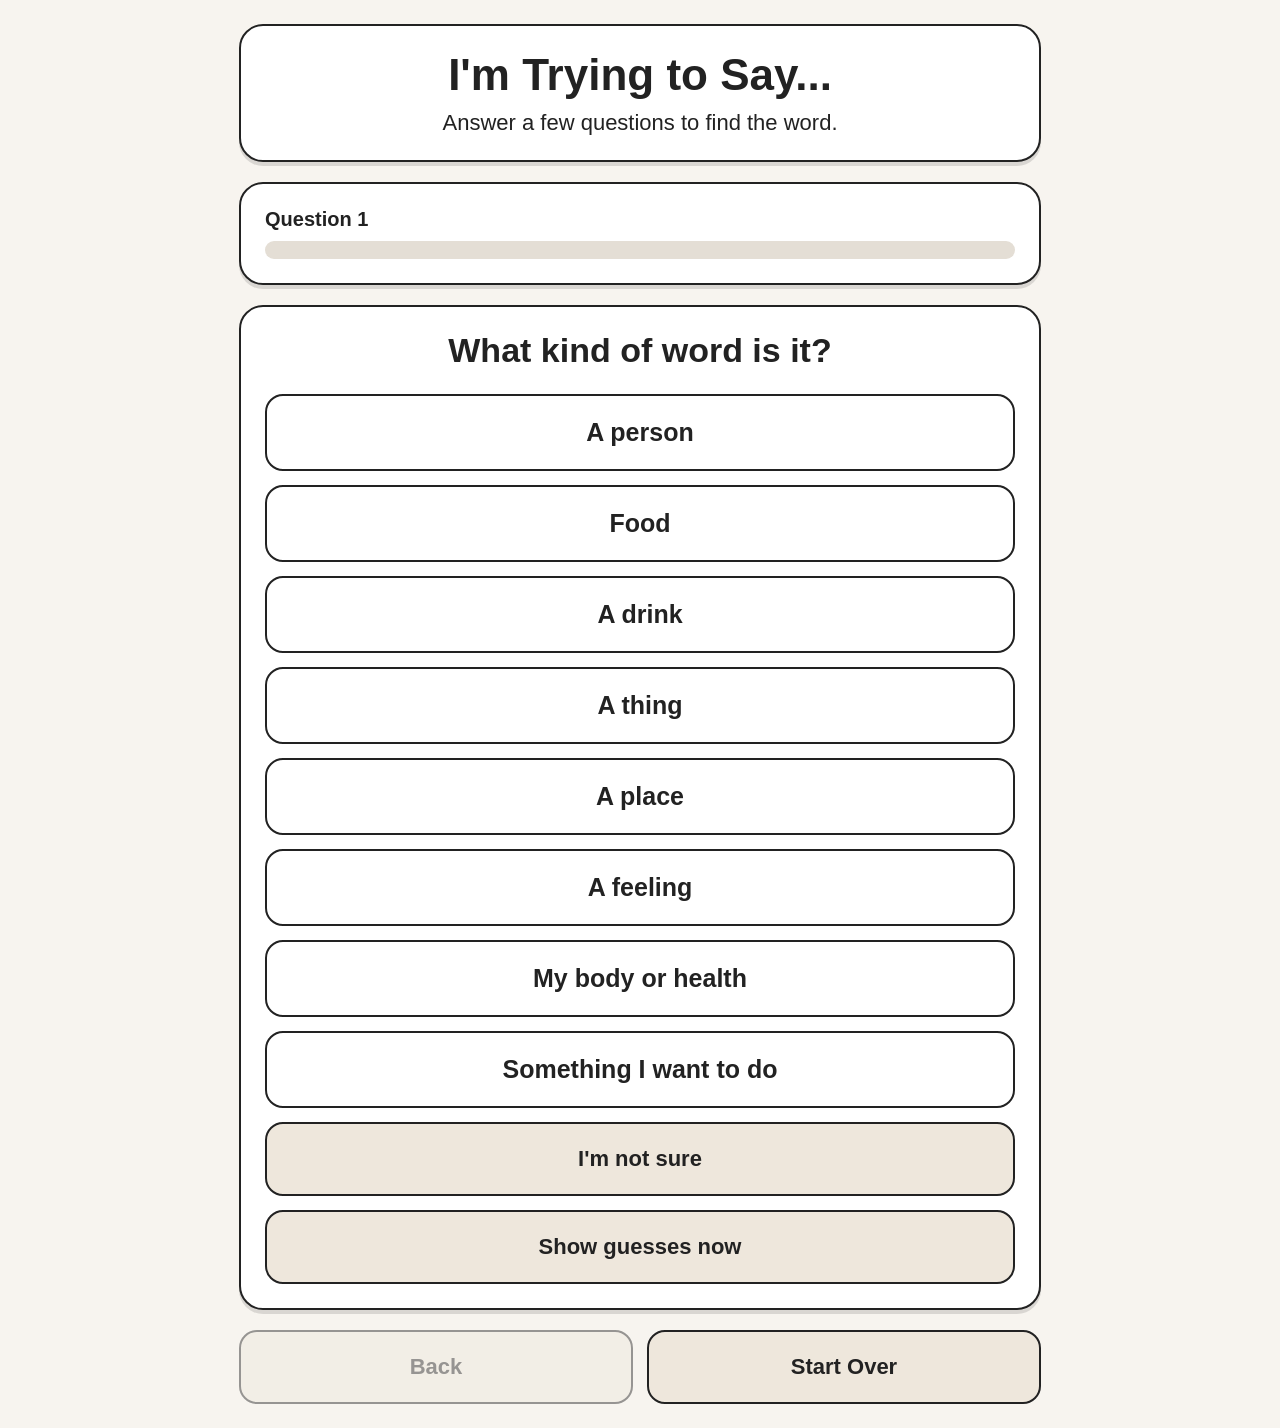
<file: wordfinder/wordfinder.html>
<!DOCTYPE html>
<html lang="en">
<head>
  <meta charset="UTF-8" />
  <meta name="viewport" content="width=device-width, initial-scale=1.0" />

  <title>I'm Trying to Say...</title>

  <link rel="stylesheet" href="wordfinder.css" />
</head>

<body>
  <main class="app">
    <section class="top-card">
      <h1>I'm Trying to Say...</h1>
      <p class="subtitle">Answer a few questions to find the word.</p>
    </section>

    <section class="progress-card">
      <p id="stepText">Question 1</p>
      <div class="progress-bar">
        <div id="progressFill"></div>
      </div>
    </section>

    <section class="question-card">
      <h2 id="question">Loading...</h2>
      <div id="answers"></div>
    </section>

    <section id="guessBox"></section>

    <section class="bottom-buttons">
      <button id="backButton" class="secondary-button">Back</button>
      <button id="restartButton" class="secondary-button">Start Over</button>
    </section>
  </main>

  <!-- Dictionary must load BEFORE wordfinder.js -->
  <script src="wordfinder-dictionary.js"></script>
  <script src="wordfinder.js"></script>
</body>
</html>
</file>
<file: noob-to-boss/styles.css>
* {
  box-sizing: border-box;
  margin: 0;
  padding: 0;
  font-family: Arial, Helvetica, sans-serif;
}

body {
  min-height: 100vh;
  background: linear-gradient(135deg, #10172a, #3b0764, #701a75);
  color: white;
  padding: 20px;
}

.game {
  max-width: 1300px;
  margin: 0 auto;
}

.top-bar {
  display: grid;
  grid-template-columns: repeat(4, 1fr);
  gap: 12px;
  margin-bottom: 18px;
}

.stat-card {
  background: rgba(255, 255, 255, 0.12);
  border: 1px solid rgba(255, 255, 255, 0.2);
  border-radius: 16px;
  padding: 14px;
  text-align: center;
  box-shadow: 0 8px 20px rgba(0, 0, 0, 0.25);
}

.stat-label {
  font-size: 13px;
  opacity: 0.8;
  margin-bottom: 4px;
}

.stat-value {
  font-size: 24px;
  font-weight: bold;
}

.layout {
  display: grid;
  grid-template-columns: 260px 1fr 310px;
  gap: 18px;
  align-items: start;
}

.panel {
  background: rgba(255, 255, 255, 0.13);
  border: 1px solid rgba(255, 255, 255, 0.22);
  border-radius: 20px;
  padding: 18px;
  box-shadow: 0 10px 30px rgba(0, 0, 0, 0.3);
}

.panel h2 {
  font-size: 22px;
  margin-bottom: 12px;
}

.panel h3 {
  font-size: 17px;
  margin: 16px 0 10px;
}

.game-title {
  font-size: 42px;
  margin-bottom: 10px;
  letter-spacing: -1px;
}

.season-pill {
  display: inline-block;
  padding: 7px 12px;
  border-radius: 999px;
  background: rgba(250, 204, 21, 0.22);
  border: 1px solid rgba(250, 204, 21, 0.35);
  font-weight: bold;
  margin-bottom: 16px;
  font-size: 13px;
}

.npc-box {
  text-align: center;
}

.npc-avatar {
  font-size: 86px;
  background: rgba(255, 255, 255, 0.12);
  border-radius: 22px;
  padding: 20px;
  margin: 12px 0;
}

.title-pill {
  display: inline-block;
  padding: 7px 12px;
  border-radius: 999px;
  background: rgba(255, 255, 255, 0.2);
  font-weight: bold;
  margin-bottom: 8px;
}

.small-text {
  font-size: 13px;
  opacity: 0.82;
  line-height: 1.4;
}

.equipped-list {
  margin-top: 12px;
  display: grid;
  gap: 8px;
}

.equipped-item {
  background: rgba(0, 0, 0, 0.25);
  padding: 9px;
  border-radius: 12px;
  font-size: 14px;
}

.episode-title {
  font-size: 30px;
  margin-bottom: 8px;
}

.episode-text {
  font-size: 17px;
  line-height: 1.55;
  margin-bottom: 18px;
  color: rgba(255, 255, 255, 0.92);
}

.choices {
  display: grid;
  gap: 12px;
}

.choice-btn,
.quest-btn,
.shop-btn,
.mini-btn,
.reset-btn,
.mini-choice {
  border: none;
  border-radius: 14px;
  padding: 13px 14px;
  cursor: pointer;
  font-weight: bold;
  transition: 0.15s ease;
  color: white;
  background: linear-gradient(135deg, #7c3aed, #db2777);
  box-shadow: 0 6px 15px rgba(0, 0, 0, 0.25);
  text-align: left;
}

.choice-btn:hover,
.quest-btn:hover,
.shop-btn:hover,
.mini-btn:hover,
.reset-btn:hover,
.mini-choice:hover {
  transform: translateY(-2px);
  filter: brightness(1.08);
}

.choice-btn:disabled,
.shop-btn:disabled {
  opacity: 0.45;
  cursor: not-allowed;
  transform: none;
  filter: grayscale(0.4);
}

.choice-main {
  font-size: 15px;
  margin-bottom: 4px;
}

.choice-cost,
.choice-reward {
  font-size: 12px;
  opacity: 0.85;
  margin-top: 3px;
}

.message,
.end-card {
  margin-top: 16px;
  padding: 12px;
  border-radius: 14px;
  background: rgba(0, 0, 0, 0.28);
  min-height: 45px;
  line-height: 1.45;
}

.progress-wrap {
  margin-top: 12px;
  background: rgba(0, 0, 0, 0.3);
  border-radius: 999px;
  overflow: hidden;
  height: 18px;
}

.progress-fill {
  height: 100%;
  background: linear-gradient(90deg, #22c55e, #eab308, #f97316);
  width: 0%;
  transition: 0.3s;
}

.progress-label {
  font-size: 12px;
  margin-top: 6px;
  opacity: 0.85;
}

.accordion-section {
  margin-top: 14px;
  background: rgba(0, 0, 0, 0.22);
  border: 1px solid rgba(255, 255, 255, 0.14);
  border-radius: 16px;
  overflow: hidden;
}

.accordion-header {
  width: 100%;
  border: none;
  background: rgba(255, 255, 255, 0.12);
  color: white;
  padding: 15px;
  font-size: 16px;
  font-weight: bold;
  cursor: pointer;
  display: flex;
  justify-content: space-between;
  align-items: center;
}

.accordion-header:hover {
  background: rgba(255, 255, 255, 0.18);
}

.accordion-content {
  display: none;
  padding: 14px;
}

.accordion-content.open {
  display: block;
}

.quest-list {
  display: grid;
  gap: 10px;
  margin-top: 14px;
}

.quest-btn {
  background: rgba(255, 255, 255, 0.14);
  border: 1px solid rgba(255, 255, 255, 0.18);
}

.quest-btn strong {
  display: block;
  margin-bottom: 4px;
}

.quest-btn span {
  font-size: 12px;
  opacity: 0.83;
}

.shop-list {
  display: grid;
  gap: 10px;
  max-height: 420px;
  overflow-y: auto;
  padding-right: 4px;
  margin-top: 14px;
}

.shop-card {
  background: rgba(0, 0, 0, 0.25);
  border-radius: 14px;
  padding: 11px;
  border: 1px solid rgba(255, 255, 255, 0.12);
}

.shop-card-top {
  display: flex;
  justify-content: space-between;
  gap: 8px;
  margin-bottom: 6px;
  font-weight: bold;
}

.shop-card p {
  font-size: 12px;
  opacity: 0.82;
  margin-bottom: 8px;
  line-height: 1.35;
}

.shop-actions {
  display: flex;
  gap: 7px;
}

.shop-btn {
  padding: 8px 10px;
  font-size: 12px;
  flex: 1;
  text-align: center;
  background: linear-gradient(135deg, #0891b2, #7c3aed);
}

.modal {
  display: none;
  position: fixed;
  inset: 0;
  background: rgba(0, 0, 0, 0.72);
  z-index: 50;
  align-items: center;
  justify-content: center;
  padding: 20px;
}

.modal.show {
  display: flex;
}

.modal-content {
  width: min(560px, 100%);
  background: #17122b;
  border: 1px solid rgba(255, 255, 255, 0.2);
  border-radius: 24px;
  padding: 22px;
  box-shadow: 0 20px 60px rgba(0, 0, 0, 0.55);
}

.modal-content h2 {
  margin-bottom: 10px;
}

.mini-area {
  margin-top: 16px;
  background: rgba(255, 255, 255, 0.08);
  border-radius: 18px;
  padding: 16px;
  min-height: 150px;
}

.mini-row {
  display: flex;
  gap: 10px;
  flex-wrap: wrap;
  margin-top: 12px;
}

.mini-btn {
  text-align: center;
  background: linear-gradient(135deg, #16a34a, #0891b2);
}

.close-btn {
  background: rgba(255, 255, 255, 0.16);
}

.tap-button {
  width: 180px;
  height: 180px;
  border-radius: 50%;
  border: none;
  background: radial-gradient(circle, #facc15, #fb7185);
  color: #23111a;
  font-size: 28px;
  font-weight: 900;
  cursor: pointer;
  display: block;
  margin: 15px auto;
  box-shadow: 0 12px 0 #9f1239;
}

.tap-button:active {
  transform: translateY(7px);
  box-shadow: 0 5px 0 #9f1239;
}

.grid-game {
  display: grid;
  grid-template-columns: repeat(5, 1fr);
  gap: 8px;
  margin-top: 14px;
}

.square {
  aspect-ratio: 1;
  border-radius: 10px;
  border: 2px solid rgba(255, 255, 255, 0.15);
  cursor: pointer;
  background: #854d0e;
  font-size: 26px;
}

.square.clean {
  background: #22c55e;
  cursor: default;
}

.memory-number {
  font-size: 42px;
  font-weight: bold;
  text-align: center;
  letter-spacing: 8px;
  margin: 20px 0;
}

.input {
  width: 100%;
  padding: 13px;
  border-radius: 12px;
  border: none;
  margin-top: 10px;
  font-size: 18px;
  text-align: center;
}

.option-grid {
  display: grid;
  grid-template-columns: repeat(2, 1fr);
  gap: 12px;
  margin-top: 14px;
}

.mini-choice {
  text-align: center;
  background: linear-gradient(135deg, #0891b2, #9333ea);
  font-size: 15px;
}

.big-emoji {
  font-size: 76px;
  text-align: center;
  margin: 12px 0;
}

.center-btn {
  display: block;
  margin: 12px auto 0;
  text-align: center;
}

.reward-text {
  margin-top: 10px;
}

.footer-actions {
  margin-top: 18px;
  display: flex;
  gap: 10px;
  justify-content: center;
}

.reset-btn {
  background: rgba(0, 0, 0, 0.35);
  text-align: center;
  font-size: 13px;
  padding: 10px 13px;
}

.reset-btn.danger {
  background: rgba(185, 28, 28, 0.55);
}

@media (max-width: 1000px) {
  .layout {
    grid-template-columns: 1fr;
  }

  .top-bar {
    grid-template-columns: repeat(2, 1fr);
  }

  .game-title {
    font-size: 34px;
  }
}

@media (max-width: 520px) {
  body {
    padding: 12px;
  }

  .top-bar {
    grid-template-columns: 1fr;
  }

  .episode-title {
    font-size: 24px;
  }

  .game-title {
    font-size: 30px;
  }

  .option-grid {
    grid-template-columns: 1fr;
  }
}
</file>
<file: wordfinder/wordfinder.css>
* {
  box-sizing: border-box;
}

body {
  margin: 0;
  font-family: Arial, Helvetica, sans-serif;
  background: #f7f4ef;
  color: #222;
}

.app {
  width: 100%;
  max-width: 850px;
  margin: 0 auto;
  padding: 24px;
}

.top-card,
.progress-card,
.question-card,
.guess-card {
  background: #ffffff;
  border: 2px solid #222;
  border-radius: 24px;
  padding: 24px;
  margin-bottom: 20px;
  box-shadow: 0 4px 0 rgba(0, 0, 0, 0.12);
}

h1 {
  font-size: 44px;
  margin: 0 0 10px;
  text-align: center;
}

.subtitle {
  font-size: 22px;
  text-align: center;
  margin: 0;
}

#stepText {
  font-size: 20px;
  margin: 0 0 10px;
  font-weight: bold;
}

.progress-bar {
  width: 100%;
  height: 18px;
  background: #e4ded5;
  border-radius: 999px;
  overflow: hidden;
}

#progressFill {
  height: 100%;
  width: 0%;
  background: #222;
  border-radius: 999px;
  transition: width 0.25s ease;
}

#question {
  font-size: 34px;
  margin: 0 0 24px;
  text-align: center;
}

#answers {
  display: grid;
  gap: 14px;
}

button {
  width: 100%;
  padding: 22px;
  font-size: 25px;
  border: 2px solid #222;
  border-radius: 18px;
  background: #ffffff;
  color: #222;
  cursor: pointer;
  font-weight: bold;
}

button:hover {
  background: #eee7dc;
}

button:active {
  transform: scale(0.98);
}

.secondary-button {
  background: #eee7dc;
  font-size: 22px;
}

.bottom-buttons {
  display: grid;
  grid-template-columns: 1fr 1fr;
  gap: 14px;
  margin-top: 20px;
}

.guess-card {
  text-align: center;
}

.guess-emoji {
  font-size: 64px;
  margin-bottom: 8px;
}

.guess-word {
  font-size: 36px;
  font-weight: bold;
  margin-bottom: 10px;
}

.guess-phrase {
  font-size: 30px;
  margin: 16px 0;
  line-height: 1.3;
}

.guess-score {
  font-size: 18px;
  color: #666;
  margin-bottom: 16px;
}

.final-phrase {
  font-size: 40px;
  font-weight: bold;
  line-height: 1.3;
}

.small-note {
  font-size: 22px;
  text-align: center;
  line-height: 1.4;
}

@media (max-width: 600px) {
  .app {
    padding: 16px;
  }

  h1 {
    font-size: 36px;
  }

  #question {
    font-size: 28px;
  }

  button {
    font-size: 22px;
    padding: 20px;
  }

  .guess-word {
    font-size: 32px;
  }

  .guess-phrase {
    font-size: 26px;
  }

  .bottom-buttons {
    grid-template-columns: 1fr;
  }
}
</file>
